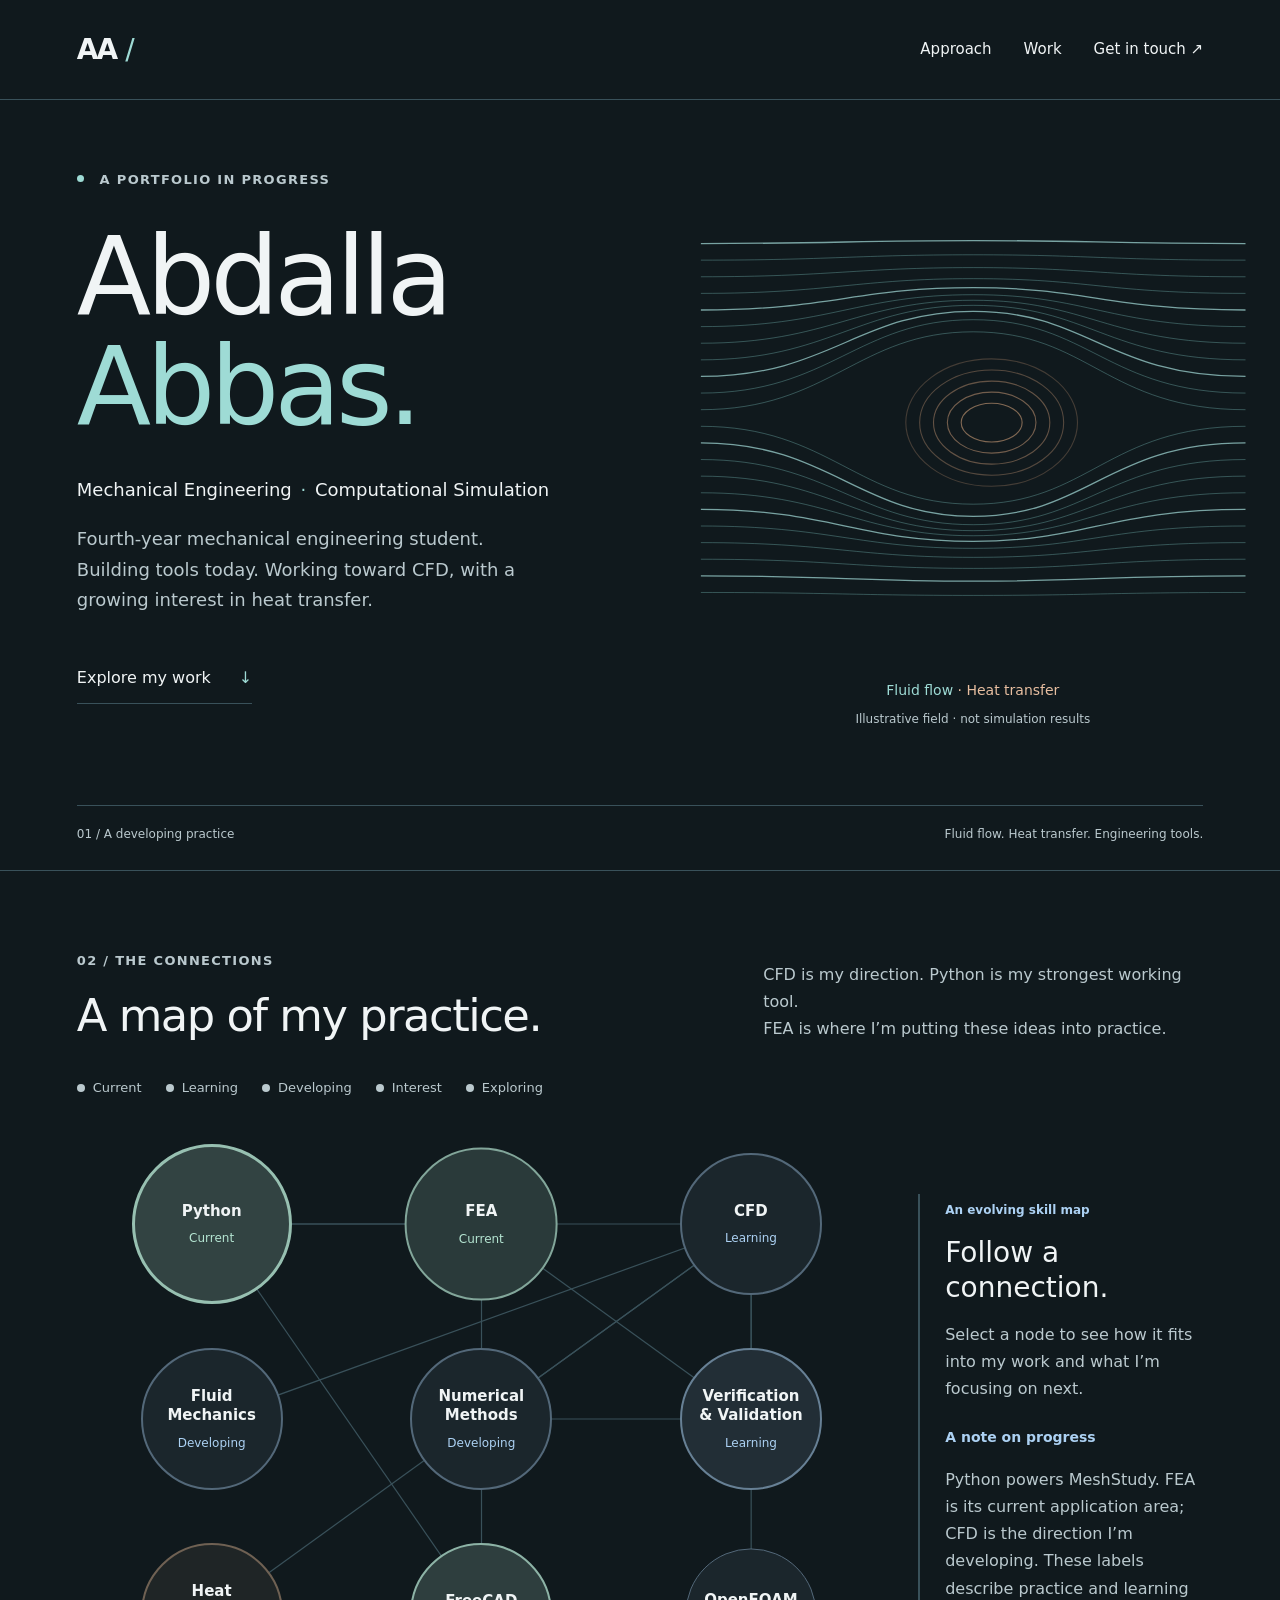
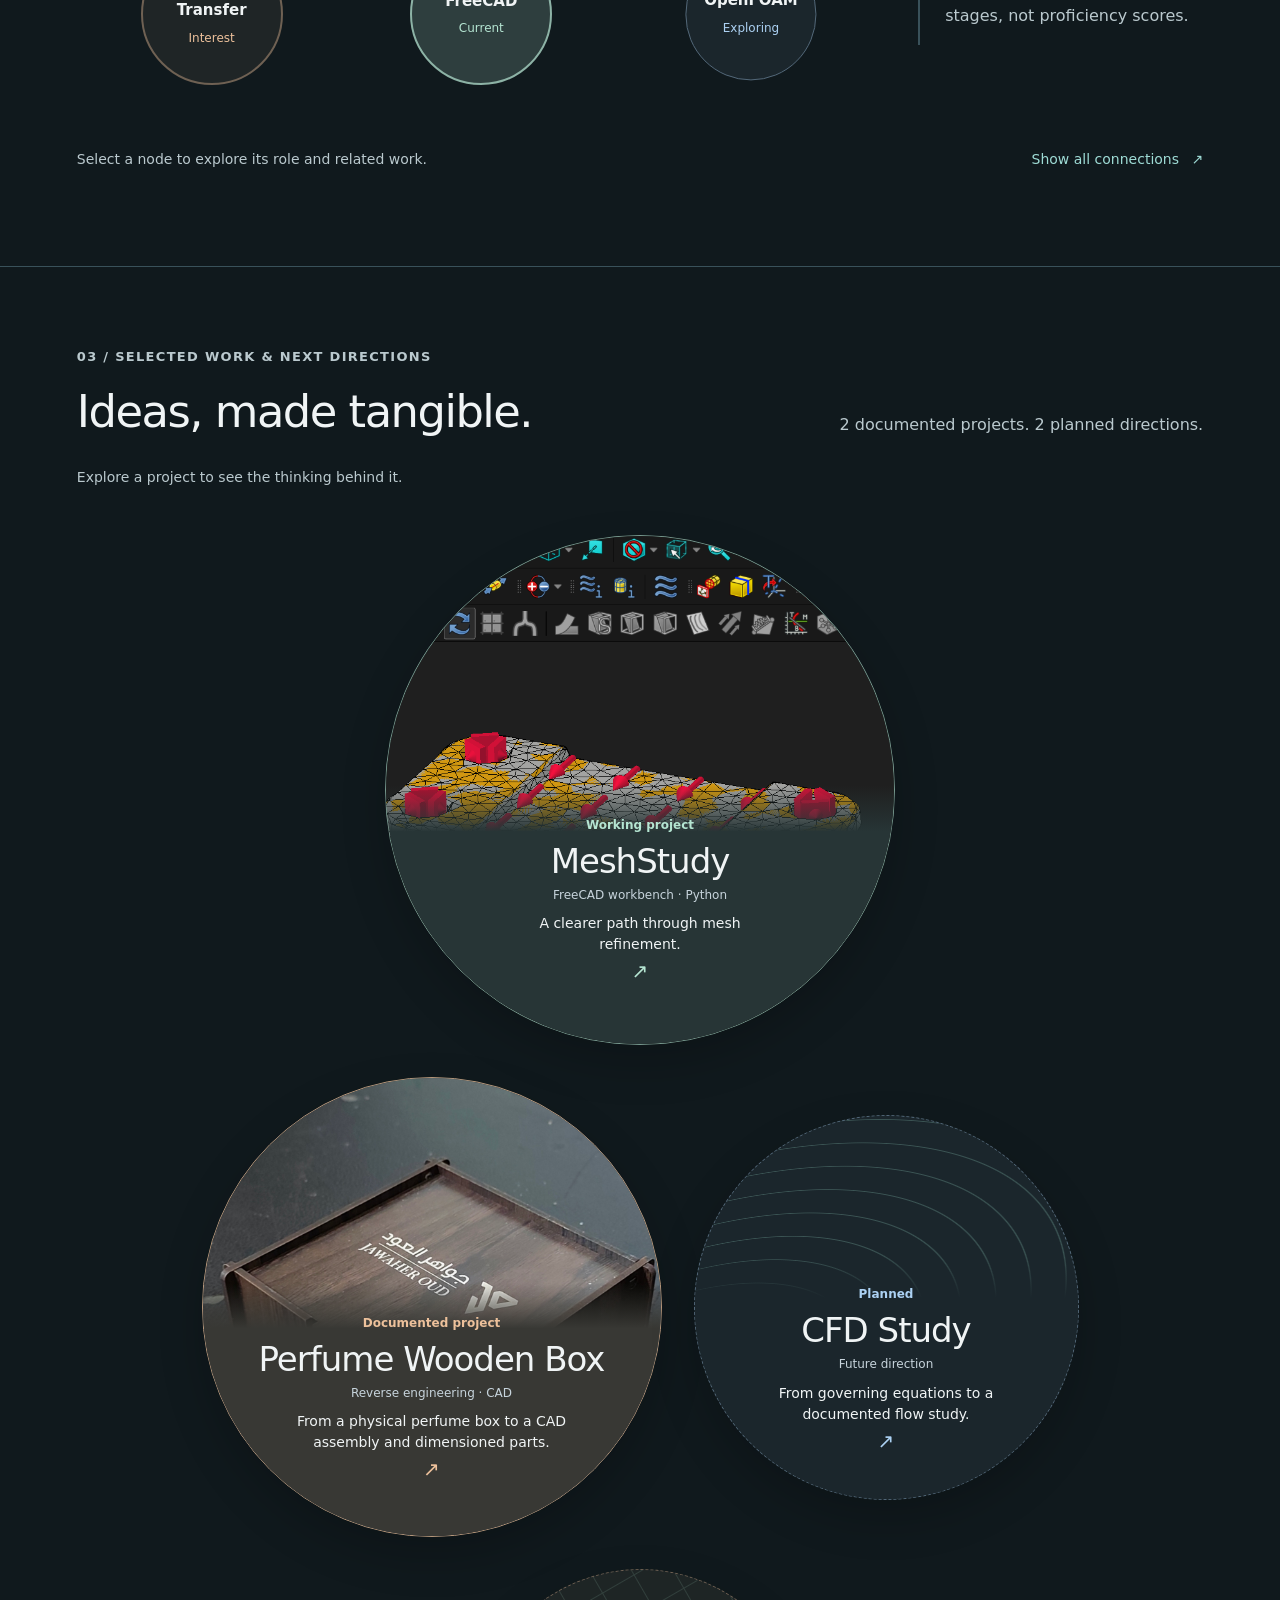
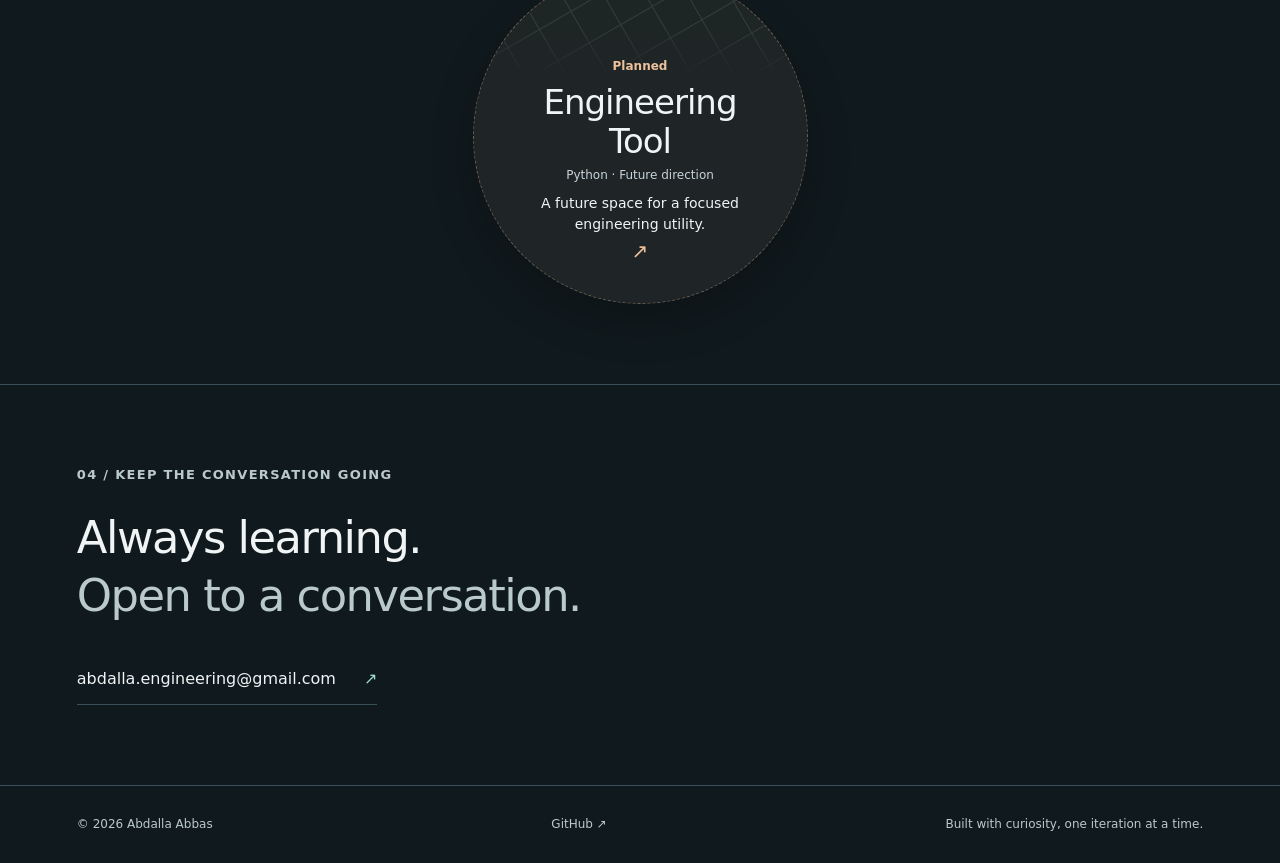
<file: index.html>
<!doctype html>
<html lang="en">
  <head>
    <meta charset="utf-8" />
    <meta name="viewport" content="width=device-width,initial-scale=1" />
    <meta
      name="description"
      content="Abdalla Abbas — a fourth-year mechanical engineering student building toward CFD and engineering simulation."
    />
    <meta name="theme-color" content="#101719" />
    <title>Abdalla Abbas — Mechanical Engineering</title>
    <link rel="icon" href="assets/favicon.svg" type="image/svg+xml" />
    <link rel="stylesheet" href="styles.css" />
    <script type="module" src="app.js"></script>
  </head>
  <body>
    <a class="skip" href="#main">Skip to content</a>
    <header class="site-header">
      <a class="wordmark" href="index.html" aria-label="Abdalla Abbas home"
        >AA<span>/</span></a
      >
      <nav aria-label="Main navigation">
        <a href="#skills">Approach</a><a href="#projects">Work</a
        ><a href="mailto:abdalla.engineering@gmail.com"
          >Get in touch <span aria-hidden="true">↗</span></a
        >
      </nav>
    </header>
    <main id="main">
      <section class="hero" aria-labelledby="hero-title">
        <div class="hero-copy">
          <p class="eyebrow">
            <span class="status-dot"></span> A portfolio in progress
          </p>
          <h1 id="hero-title">Abdalla<br /><span>Abbas.</span></h1>
          <p class="discipline">
            Mechanical Engineering <span>·</span><br class="mobile-break" />
            Computational Simulation
          </p>
          <p class="intro">
            Fourth-year mechanical engineering student.<br />Building tools
            today. Working toward CFD, with a growing interest in heat transfer.
          </p>
          <a class="text-link" href="#projects"
            >Explore my work <span aria-hidden="true">↓</span></a
          >
        </div>
        <div class="hero-visual" aria-hidden="true">
          <svg id="flow-field" viewBox="0 0 600 520"></svg>
          <div class="visual-label">
            Fluid flow <span>· Heat transfer</span
            ><small>Illustrative field · not simulation results</small>
          </div>
          <div class="axis">x <span>y</span></div>
        </div>
        <div class="hero-foot">
          <span>01 / A developing practice</span
          ><span>Fluid flow. Heat transfer. Engineering tools.</span>
        </div>
      </section>
      <section
        id="skills"
        class="section skills-section"
        aria-labelledby="skills-title"
      >
        <div class="section-heading">
          <div>
            <p class="eyebrow">02 / The connections</p>
            <h2 id="skills-title">A map of my practice.</h2>
          </div>
          <p>
            CFD is my direction. Python is my strongest working tool. <br />FEA
            is where I’m putting these ideas into practice.
          </p>
        </div>
        <ul class="skill-legend" aria-label="Skill stage legend">
          <li data-stage="current">Current practice</li>
          <li data-stage="developing">Developing foundation</li>
          <li data-stage="learning">Learning</li>
          <li data-stage="exploring">Exploring</li>
          <li data-stage="interest">Interest</li>
        </ul>
        <div class="skills-layout">
          <div class="skill-map">
            <svg id="skill-lines" aria-hidden="true"></svg>
            <div
              id="skill-nodes"
              role="group"
              aria-label="Explore skills"
            ></div>
          </div>
          <aside
            id="skill-detail"
            class="skill-detail"
            aria-live="polite"
            aria-atomic="true"
          ></aside>
        </div>
        <div class="map-footer">
          <p>Select a node to explore its role and related work.</p>
          <button id="reset-skills" class="quiet-button" type="button">
            Show all connections <span aria-hidden="true">↗</span>
          </button>
        </div>
      </section>
      <section
        id="projects"
        class="section projects-section"
        aria-labelledby="projects-title"
      >
        <div class="section-heading">
          <div>
            <p class="eyebrow">03 / Selected work & next directions</p>
            <h2 id="projects-title">Ideas, made tangible.</h2>
          </div>
          <p>One working project. <br />A few directions worth pursuing.</p>
        </div>
        <p id="project-filter-status" class="filter-status" aria-live="polite">
          Explore a project to see the thinking behind it.
        </p>
        <div id="project-field" class="project-field"></div>
      </section>
      <section class="contact section">
        <p class="eyebrow">04 / Keep the conversation going</p>
        <h2>Always learning.<br /><span>Open to a conversation.</span></h2>
        <a class="text-link" href="mailto:abdalla.engineering@gmail.com"
          >abdalla.engineering@gmail.com <span aria-hidden="true">↗</span></a
        >
      </section>
    </main>
    <footer>
      <span>© <span id="year"></span> Abdalla Abbas</span
      ><a href="https://github.com/eng-abdalla-abbas">GitHub ↗</a
      ><span>Built with curiosity, one iteration at a time.</span>
    </footer>
    <noscript
      ><p class="noscript">
        The interactive map needs JavaScript. Explore
        <a href="https://github.com/eng-abdalla-abbas/MeshStudy"
          >MeshStudy on GitHub</a
        >, a FreeCAD workbench for automated mesh refinement studies.
      </p></noscript
    >
  </body>
</html>
</file>
<file: styles.css>
/* Foundation: local system fonts, readable type, and high-contrast surfaces. */
:root {
  color-scheme: dark;
  --bg: #10191d;
  --surface: #172329;
  --fg: #f0f4f5;
  --muted: #bac9ce;
  --accent: #9edbd5;
  --line: #39515a;
  --current: #b5e5d2;
  --developing: #b7cce9;
  --learning: #9edbd5;
  --exploring: #bbc5cb;
  --interest: #e7bea0;
  font-family:
    Inter,
    ui-sans-serif,
    system-ui,
    -apple-system,
    BlinkMacSystemFont,
    "Segoe UI",
    sans-serif;
}
* {
  box-sizing: border-box;
}
html {
  scroll-behavior: smooth;
  scroll-padding-top: 24px;
}
body {
  margin: 0;
  background: var(--bg);
  color: var(--fg);
  font-size: 17px;
  line-height: 1.7;
}
a {
  color: inherit;
  text-decoration: none;
}
button {
  font: inherit;
  color: inherit;
  cursor: pointer;
}
a,
button {
  -webkit-tap-highlight-color: transparent;
}
a:hover {
  color: var(--accent);
}
a:focus-visible,
button:focus-visible {
  outline: 3px solid #f2d8a4;
  outline-offset: 5px;
}
.skip {
  position: fixed;
  left: 20px;
  top: -90px;
  z-index: 50;
  padding: 12px 20px;
  background: var(--fg);
  color: var(--bg);
}
.skip:focus {
  top: 12px;
}
.site-header {
  min-height: 100px;
  max-width: 1440px;
  margin: auto;
  padding: 20px 6%;
  display: flex;
  align-items: center;
  justify-content: space-between;
  gap: 20px;
  border-bottom: 1px solid var(--line);
}
.wordmark {
  font-size: 28px;
  font-weight: 650;
  letter-spacing: -2px;
}
.wordmark span {
  margin-left: 9px;
  color: var(--accent);
  font-weight: 400;
}
nav {
  display: flex;
  align-items: center;
  gap: 32px;
  font-size: 15px;
}
nav a {
  padding: 8px 0;
}
.hero {
  position: relative;
  max-width: 1440px;
  margin: auto;
  min-height: 770px;
  padding: 70px 6% 100px;
  overflow: hidden;
}
.hero-copy {
  position: relative;
  z-index: 1;
  width: 55%;
}
.eyebrow {
  margin: 0 0 24px;
  color: var(--muted);
  font-size: 13px;
  font-weight: 550;
  line-height: 1.5;
  letter-spacing: 1.3px;
  text-transform: uppercase;
}
.status-dot {
  display: inline-block;
  width: 7px;
  height: 7px;
  border-radius: 50%;
  background: var(--accent);
  margin-right: 10px;
  vertical-align: 2px;
}
h1 {
  margin: 32px 0;
  font-size: clamp(76px, 8.5vw, 122px);
  font-weight: 500;
  letter-spacing: -5px;
  line-height: 1.02;
}
h1 span {
  color: var(--accent);
}
.discipline {
  font-size: 18px;
  font-weight: 500;
  line-height: 1.7;
}
.discipline span {
  padding: 0 3px;
  color: var(--accent);
}
.mobile-break {
  display: none;
}
.intro {
  max-width: 470px;
  font-size: 18px;
  color: var(--muted);
}
.text-link {
  display: inline-flex;
  align-items: center;
  gap: 28px;
  padding: 12px 0;
  border-bottom: 1px solid var(--line);
  font-size: 16px;
}
.text-link span {
  color: var(--accent);
}
.hero .text-link {
  margin-top: 18px;
}
.hero-visual {
  position: absolute;
  top: 90px;
  right: 0;
  width: 48%;
  height: 480px;
}
.hero-visual svg {
  width: 100%;
  height: 100%;
  overflow: visible;
}
.streamline {
  fill: none;
  stroke: #6caaa9;
  stroke-width: 1;
  opacity: 0.45;
}
.streamline.major {
  stroke: #a1d9d6;
  stroke-width: 1.4;
  opacity: 0.72;
}
.thermal-contour {
  fill: none;
  stroke: #dfa980;
  stroke-width: 1.2;
}
.visual-label {
  font-size: 14px;
  color: var(--accent);
  text-align: center;
}
.visual-label span {
  color: var(--interest);
}
.visual-label small {
  display: block;
  margin-top: 6px;
  color: var(--muted);
  font-size: 12px;
}
.axis {
  display: none;
}
.hero-foot {
  position: absolute;
  bottom: 26px;
  left: 6%;
  right: 6%;
  display: flex;
  justify-content: space-between;
  gap: 20px;
  border-top: 1px solid var(--line);
  padding-top: 18px;
  color: var(--muted);
  font-size: 12px;
}
.section {
  max-width: 1440px;
  margin: auto;
  padding: 80px 6%;
  border-top: 1px solid var(--line);
}
h2 {
  margin: 0;
  font-size: clamp(32px, 3.5vw, 48px);
  font-weight: 500;
  letter-spacing: -1.5px;
  line-height: 1.2;
}
.section-heading {
  display: flex;
  align-items: flex-end;
  justify-content: space-between;
  gap: 32px;
}
.section-heading .eyebrow {
  margin-bottom: 18px;
}
.section-heading > p {
  max-width: 440px;
  margin: 0;
  color: var(--muted);
  font-size: 16px;
}
/* Skill stage is always conveyed in text as well as color. */
.skill-legend {
  display: flex;
  flex-wrap: wrap;
  gap: 14px 24px;
  padding: 0;
  margin: 35px 0 0;
  list-style: none;
  font-size: 13px;
  color: var(--muted);
}
[data-stage="current"] {
  --stage: var(--current);
}
[data-stage="developing"] {
  --stage: var(--developing);
}
[data-stage="learning"] {
  --stage: var(--learning);
}
[data-stage="exploring"] {
  --stage: var(--exploring);
}
[data-stage="interest"] {
  --stage: var(--interest);
}
.skill-legend li::before {
  content: "";
  display: inline-block;
  width: 8px;
  height: 8px;
  margin-right: 8px;
  border-radius: 50%;
  background: var(--stage);
}
.skills-layout {
  display: grid;
  grid-template-columns: minmax(0, 1fr) 285px;
  gap: 32px;
  margin-top: 25px;
}
.skill-map {
  height: 620px;
  position: relative;
  background-image: radial-gradient(#47617180 0.7px, transparent 0.7px);
  background-size: 24px 24px;
}
.skill-map svg {
  position: absolute;
  inset: 0;
  width: 100%;
  height: 100%;
  pointer-events: none;
}
.skill-map line {
  stroke: var(--line);
  stroke-width: 1.2;
}
.skill-map line.active {
  stroke: var(--accent);
  stroke-width: 2;
}
.skill-node {
  position: absolute;
  transform: translate(-50%, -50%);
  border: 1px solid var(--stage);
  border-radius: 50%;
  background: var(--bg);
  width: 136px;
  height: 136px;
  padding: 15px;
  font-size: 15px;
  font-weight: 550;
  line-height: 1.3;
  transition:
    background 0.2s,
    border-color 0.2s;
}
.skill-node small {
  display: block;
  margin-top: 9px;
  font-size: 12px;
  font-weight: 450;
  line-height: 1.4;
  color: var(--stage);
}

.skill-node:hover,
.skill-node[aria-pressed="true"] {
  background: #2c414b;
  border-color: #f2d8a4;
}
.skill-detail {
  align-self: center;
  border-left: 2px solid var(--line);
  padding-left: 25px;
}
.skill-detail h3 {
  margin: 12px 0;
  font-size: 28px;
  line-height: 1.25;
  font-weight: 500;
}
.skill-detail p {
  font-size: 16px;
  color: var(--muted);
}
.skill-detail h4 {
  margin: 24px 0 5px;
  font-size: 14px;
  font-weight: 600;
  color: var(--accent);
}
.badge {
  color: var(--accent);
  font-size: 12px;
  font-weight: 600;
  line-height: 1.5;
}
.map-footer {
  display: flex;
  justify-content: space-between;
  align-items: center;
  gap: 20px;
  margin-top: 20px;
}
.map-footer p {
  color: var(--muted);
  font-size: 14px;
}
.quiet-button {
  border: 0;
  background: transparent;
  color: var(--accent);
  padding: 12px 0;
  font-size: 14px;
}
.quiet-button span {
  margin-left: 8px;
}
/* Flow layout keeps variable-size project circles separate at every width. */
.filter-status {
  color: var(--muted);
  font-size: 14px;
  margin-top: 28px;
}
.project-field {
  display: grid;
  grid-template-columns: 1.35fr 1fr;
  align-items: center;
  justify-items: center;
  gap: 42px 7%;
  margin-top: 45px;
}
.project-bubble {
  position: relative;
  display: flex;
  align-items: center;
  justify-content: center;
  flex-direction: column;
  width: 100%;
  aspect-ratio: 1;
  border-radius: 50%;
  border: 1px solid #769b94;
  background: var(--surface);
  text-align: center;
  overflow: hidden;
  isolation: isolate;
  transition:
    transform 0.25s,
    border-color 0.25s;
}
.project-bubble.featured {
  max-width: 600px;
  grid-row: span 2;
}
.project-bubble.medium {
  max-width: 360px;
}
.project-bubble.small {
  max-width: 310px;
}
.project-bubble:hover {
  transform: scale(1.025);
  border-color: var(--accent);
  color: var(--fg);
}
.project-bubble.is-related {
  border: 3px solid var(--accent);
  box-shadow: 0 0 0 5px #9edbd520;
}
.project-bubble img {
  position: absolute;
  inset: 0;
  width: 100%;
  height: 100%;
  object-fit: cover;
  z-index: -2;
}
.featured img {
  transform: translateY(-22%);
}
.bubble-copy {
  width: 100%;
  padding: 25px 12%;
  background: #172329;
}
.featured .bubble-copy {
  margin-top: 26%;
  background: #142329;
}
.project-bubble h3 {
  margin: 4px 0;
  font-size: clamp(28px, 3.3vw, 46px);
  font-weight: 500;
  letter-spacing: -1px;
  line-height: 1.25;
}
.project-bubble .category {
  font-size: 12px;
  color: var(--muted);
}
.project-bubble .summary {
  font-size: 16px;
  line-height: 1.5;
  margin: 10px auto;
  max-width: 280px;
}
.bubble-arrow {
  display: block;
  font-size: 20px;
  line-height: 1.2;
  margin-top: 8px;
}
.project-bubble.medium h3 {
  font-size: 30px;
}
.project-bubble.small h3 {
  font-size: 25px;
}
.planned {
  border-style: dashed;
  border-color: #74828b;
}
.planned .bubble-copy {
  background: #172329;
  padding: 18px 12%;
}
.planned-label {
  font-size: 12px;
  color: var(--interest);
  font-weight: 600;
}
.bubble-visual {
  position: absolute;
  inset: 0;
  z-index: -1;
  opacity: 0.35;
}
.bubble-visual.flow {
  background: repeating-radial-gradient(
    ellipse at 0 50%,
    transparent 0 15px,
    #75a99d 16px,
    transparent 17px 29px
  );
  transform: rotate(-25deg) scale(1.3);
}
.bubble-visual.grid {
  background-image:
    linear-gradient(#547268 1px, transparent 1px),
    linear-gradient(90deg, #547268 1px, transparent 1px);
  background-size: 28px 28px;
  transform: rotate(-30deg) scale(1.3);
}
.contact h2 {
  line-height: 1.3;
}
.contact h2 span {
  color: var(--muted);
}
.contact .text-link {
  margin-top: 28px;
}
footer {
  max-width: 1440px;
  margin: auto;
  display: flex;
  flex-wrap: wrap;
  justify-content: space-between;
  gap: 20px;
  padding: 28px 6%;
  border-top: 1px solid var(--line);
  color: var(--muted);
  font-size: 12px;
}
.noscript {
  padding: 30px;
}
.noscript a {
  text-decoration: underline;
}
/* Shared project detail template. */
.project-detail {
  max-width: 1200px;
  padding: 65px 6% 100px;
  margin: auto;
}
.project-detail h1 {
  font-size: clamp(48px, 8vw, 96px);
  line-height: 1.1;
  letter-spacing: -3px;
}
.project-subtitle {
  max-width: 720px;
  font-size: 24px;
  color: var(--muted);
}
.tags {
  display: flex;
  flex-wrap: wrap;
  gap: 10px;
  margin: 30px 0;
}
.tags span {
  padding: 6px 13px;
  border: 1px solid var(--line);
  color: var(--muted);
  font-size: 14px;
}
.project-cover {
  width: 100%;
  max-height: 570px;
  object-fit: contain;
  background: var(--surface);
  border: 1px solid var(--line);
  margin: 15px 0 45px;
}
.project-sections {
  max-width: 900px;
}
.project-section {
  display: grid;
  grid-template-columns: 185px 1fr;
  gap: 35px;
  padding: 32px 0;
  border-top: 1px solid var(--line);
}
.project-section h2 {
  font-size: 22px;
  letter-spacing: -0.3px;
}
.project-section p,
.project-section li {
  margin-top: 0;
  color: var(--muted);
  font-size: 17px;
  line-height: 1.8;
}
.project-section ul {
  margin: 0;
  padding-left: 20px;
}
.project-section img {
  width: 100%;
  margin-top: 16px;
}
.project-links {
  display: flex;
  flex-wrap: wrap;
  gap: 20px;
}
@view-transition {
  navigation: auto;
}
::view-transition-old(root) {
  animation: fade-out 0.2s ease-out;
}
::view-transition-new(root) {
  animation: fade-in 0.25s ease-out;
}
@keyframes fade-out {
  to {
    opacity: 0;
    transform: scale(1.01);
  }
}
@keyframes fade-in {
  from {
    opacity: 0;
    transform: scale(0.99);
  }
}
@media (max-width: 1150px) {
  .skills-layout {
    grid-template-columns: 1fr;
  }
  .skill-detail {
    max-width: 760px;
  }
  .hero-copy {
    width: 59%;
  }
  .hero-visual {
    right: -4%;
    width: 48%;
  }
  .section-heading {
    align-items: flex-start;
    flex-direction: column;
  }
  .section-heading > p {
    max-width: 650px;
  }
  .section-heading > p br {
    display: none;
  }
}
@media (max-width: 760px) {
  body {
    font-size: 16px;
  }
  .site-header {
    min-height: 84px;
    gap: 15px;
  }
  nav {
    gap: 18px;
    font-size: 14px;
  }
  .hero {
    padding-top: 45px;
    padding-bottom: 90px;
  }
  .hero-copy {
    width: 100%;
  }
  h1 {
    font-size: clamp(68px, 14vw, 100px);
    letter-spacing: -3px;
  }
  .discipline {
    font-size: 17px;
  }
  .intro {
    font-size: 17px;
  }
  .hero-visual {
    position: relative;
    width: 100%;
    height: 350px;
    top: auto;
    right: auto;
    margin-top: 10px;
  }
  .hero-visual svg {
    height: 295px;
  }
  .visual-label {
    margin-top: 0;
  }
  .hero-foot {
    font-size: 12px;
  }
  .hero-foot span:last-child {
    display: none;
  }
  .section {
    padding: 55px 6%;
  }
  .skill-map {
    height: 990px;
  }

  .skill-node small {
    font-size: 12px;
  }
  .skill-detail {
    margin-top: 10px;
  }
  .map-footer {
    flex-wrap: wrap;
    gap: 0 20px;
  }
  .map-footer p {
    margin-bottom: 0;
  }
  .project-field {
    grid-template-columns: 1fr;
    gap: 32px;
  }
  .project-bubble.featured {
    grid-row: auto;
    max-width: 560px;
  }
  .project-bubble.medium {
    width: 88%;
    justify-self: end;
  }
  .project-bubble.small {
    width: 82%;
    justify-self: start;
    min-width: 260px;
  }
  .project-bubble h3 {
    font-size: 36px;
  }
  .project-bubble.medium h3 {
    font-size: 28px;
  }
  .project-bubble.small h3 {
    font-size: 24px;
  }
  .bubble-copy {
    padding: 20px 10%;
  }
  .project-bubble .summary {
    font-size: 16px;
  }
  .project-detail {
    padding-top: 40px;
  }
  .project-section {
    grid-template-columns: 1fr;
    gap: 16px;
  }
  .project-cover {
    margin-bottom: 20px;
  }
  .project-subtitle {
    font-size: 21px;
  }
  footer span:last-child {
    width: 100%;
  }
}
@media (max-width: 390px) {
  nav {
    gap: 12px;
    font-size: 13px;
  }
  .wordmark {
    font-size: 25px;
  }
  .mobile-break {
    display: block;
  }
  .skill-node {
    padding: 12px;
  }
  .project-bubble.featured h3 {
    font-size: 30px;
  }
  .featured .bubble-copy {
    margin-top: 17%;
    padding: 12px 10%;
  }
  .project-bubble.small {
    width: 100%;
    min-width: 0;
  }
  .project-bubble.medium {
    width: 100%;
  }
  .project-bubble .category {
    line-height: 1.3;
  }
  .project-bubble .summary {
    margin: 6px auto;
  }
  .contact .text-link {
    font-size: 14px;
    gap: 10px;
  }
}
@media (prefers-reduced-motion: reduce) {
  html {
    scroll-behavior: auto;
  }
  *,
  *::before,
  *::after {
    animation: none !important;
    transition: none !important;
  }
  ::view-transition-old(root),
  ::view-transition-new(root) {
    animation: none !important;
  }
  .project-bubble:hover {
    transform: none;
  }
}
/* Per-item settings come from the data modules, not status or item ids. */
.skill-map .skill-node {
  background: var(--item-surface);
  color: var(--item-text);
  border: 1px solid var(--item-border);
  font-size: 15px;
  padding: 12px;
}
.skill-map .skill-node[data-emphasis="strong"] {
  border-width: 2px;
  font-size: 21px;
}
.skill-map .skill-node[data-emphasis="quiet"] {
  border-width: 1px;
}
.skill-map .skill-node small {
  color: var(--item-accent);
  font-size: 12px;
}
.skill-map .skill-node:hover,
.skill-map .skill-node[aria-pressed="true"] {
  outline: 2px solid #f2d8a4;
  outline-offset: 4px;
}
.skill-name {
  display: -webkit-box;
  -webkit-line-clamp: 3;
  -webkit-box-orient: vertical;
  overflow: hidden;
  overflow-wrap: anywhere;
}
.skill-legend li::before {
  background: var(--muted);
}
.skill-detail .badge,
.skill-detail h4 {
  color: var(--item-accent, var(--accent));
}
.project-field .project-bubble {
  color: var(--item-text);
  border-color: var(--item-border);
  background: var(--item-surface);
}
.project-field .project-bubble.is-related {
  border-color: var(--item-accent);
}
.project-field .bubble-copy {
  background: var(--item-surface);
}
.project-field .badge,
.project-field .planned-label,
.project-field .bubble-arrow {
  color: var(--item-accent);
}
.project-field .category {
  color: var(--item-muted);
}
.project-field .project-bubble h3,
.project-field .summary {
  overflow-wrap: anywhere;
}
.project-detail {
  color: var(--item-text, var(--fg));
}
.project-detail .eyebrow,
.project-detail .text-link {
  color: var(--item-accent, var(--accent));
}
.project-detail .tags span {
  border-color: var(--item-border, var(--line));
  background: var(--item-surface, var(--surface));
  color: var(--item-muted, var(--muted));
}
.project-detail figure {
  margin: 20px 0;
}
.project-detail figcaption {
  color: var(--item-muted, var(--muted));
  font-size: 14px;
}
.project-field .project-bubble {
  min-width: 0;
  aspect-ratio: 1;
}
.project-field .project-bubble h3 {
  display: -webkit-box;
  -webkit-line-clamp: 2;
  -webkit-box-orient: vertical;
  overflow: hidden;
}
.project-field .summary {
  display: -webkit-box;
  -webkit-line-clamp: 3;
  -webkit-box-orient: vertical;
  overflow: hidden;
}
.project-field .category {
  display: block;
  white-space: nowrap;
  text-overflow: ellipsis;
  overflow: hidden;
}
.project-detail {
  background: var(--item-surface, var(--bg));
}
.project-detail .project-subtitle,
.project-detail .project-section p,
.project-detail .project-section li {
  color: var(--item-muted, var(--muted));
}

/* Numeric project priority: centered lead, flowing supporting bubbles. */
.project-field {
  display: flex;
  flex-wrap: wrap;
  justify-content: center;
  align-items: center;
  gap: 32px;
}
.project-field .project-bubble {
  flex: 0 0 auto;
  width: min(100%, var(--bubble-width));
  max-width: 100%;
  margin: 0;
  box-shadow: 0 18px 45px #0003;
  background: var(--item-surface);
  justify-content: flex-end;
}
.project-field .primary-project {
  margin-inline: calc((100% - min(100%, var(--bubble-width))) / 2);
}
.project-field .project-bubble img {
  transform: none;
  object-position: center 28%;
}
.project-field .bubble-copy {
  padding: 24px 12% 12%;
  margin: 0;
  background: linear-gradient(transparent, var(--item-surface) 18%);
}
.project-field .project-bubble h3 {
  font-size: clamp(23px, 2.7vw, 34px);
  line-height: 1.15;
}
.project-field .project-bubble .summary {
  font-size: 14px;
  margin: 8px auto 0;
  -webkit-line-clamp: 2;
}
.project-field .bubble-arrow { margin-top: 4px; }
.project-field .project-bubble:focus-visible {
  outline: 3px solid var(--item-accent);
  outline-offset: 6px;
}
@media (max-width: 760px) {
  .project-field { flex-direction: column; gap: 26px; }
  .project-field .primary-project { margin-inline: 0; }
  .project-field .project-bubble { width: min(100%, var(--bubble-width)); }
}
</file>
